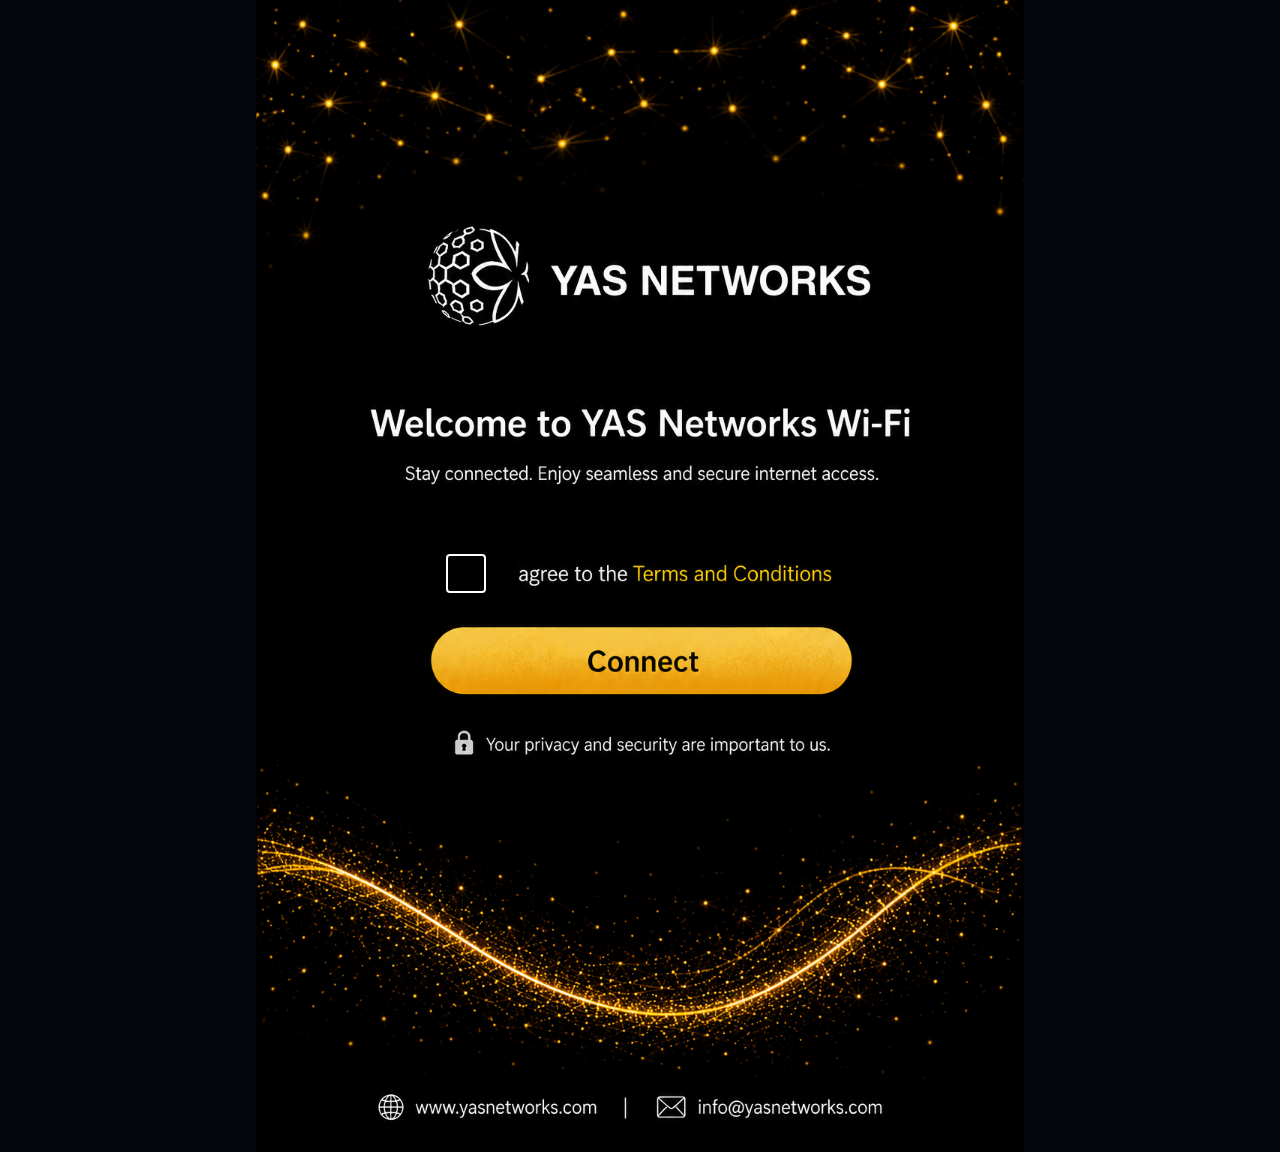
<file: index.html>
<!DOCTYPE html>
<html lang="en">
<head>
<meta charset="UTF-8">
<meta name="viewport" content="width=device-width, initial-scale=1.0">
<title>YAS Networks Wi-Fi</title>

<style>
html,body{
margin:0;
padding:0;
background:#02060c;
}

.page{
position:relative;
width:min(100vw,768px);
margin:auto;
}

.bg{
width:100%;
display:block;
}

.check-wrap{
position:absolute;
left:24.7%;
top:48.05%;
width:5.2%;
aspect-ratio:1/1;
z-index:1000;
cursor:pointer;
}

.check-wrap input{
display:none;
}

.custom-check{
width:100%;
height:100%;
display:block;
position:relative;
box-sizing:border-box;
border:2px solid #ffffff;
border-radius:4px;
background:#000000;
}

.check-wrap input:checked + .custom-check::after{
content:"✓";
position:absolute;
left:12%;
top:-37%;
color:#f3c54b;
font-size:clamp(24px, 4.6vw, 38px);
font-weight:bold;
line-height:1;
}

.terms-link{
position:absolute;
left:49%;
top:48.6%;
width:29%;
height:3%;
display:block;
z-index:900;
}

.connect-link{
position:absolute;
left:22.7%;
top:54.5%;
width:55%;
height:5.8%;
display:block;
z-index:900;
}
</style>
</head>

<body>

<div class="page">

<img src="Page 1.png" class="bg" alt="YAS Networks Wi-Fi">

<label class="check-wrap" aria-label="Agree to Terms and Conditions">
  <input type="checkbox" id="agree">
  <span class="custom-check"></span>
</label>

<a href="terms.html" class="terms-link" aria-label="Terms and Conditions"></a>

<a href="#" class="connect-link" onclick="connectNow(event)" aria-label="Connect"></a>

</div>

<script>
function connectNow(event){
event.preventDefault();

if(!document.getElementById('agree').checked){
alert('Please accept the Terms and Conditions.');
return;
}

const params = new URLSearchParams(window.location.search);
const baseGrantUrl = params.get("base_grant_url");
const continueUrl = params.get("user_continue_url") || "https://yasnetworks.com";

if(!baseGrantUrl){
window.location.href = "https://yasnetworks.com";
return;
}

window.location.href = baseGrantUrl + "?continue_url=" + encodeURIComponent(continueUrl);
}
</script>

</body>
</html>
</file>
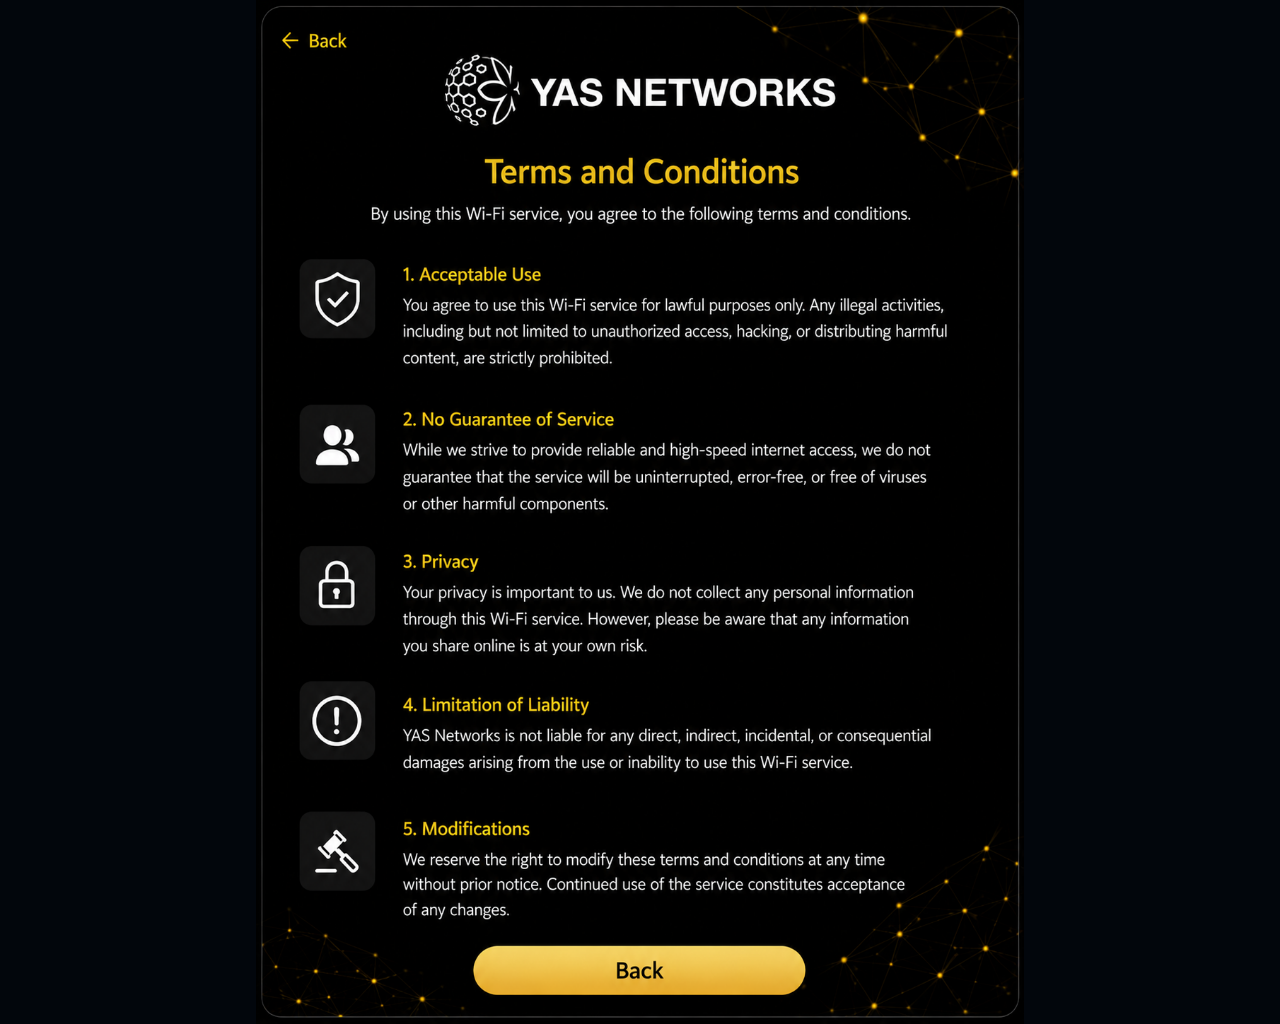
<file: terms.html>
<!DOCTYPE html>
<html lang="en">
<head>
<meta charset="UTF-8">
<meta name="viewport" content="width=device-width, initial-scale=1.0">
<title>Terms and Conditions</title>

<style>
html, body {
  margin: 0;
  padding: 0;
  background: #02060c;
}

.page {
  position: relative;
  width: min(100vw, 768px);
  margin: 0 auto;
}

.bg {
  width: 100%;
  display: block;
}

.back-top {
  position: absolute;
  left: 3%;
  top: 2%;
  width: 15%;
  height: 5%;
  display: block;
}

.back-button {
  position: absolute;
  left: 27%;
  top: 91%;
  width: 46%;
  height: 6%;
  display: block;
}
</style>
</head>

<body>

<div class="page">

<img src="Page%202.png" class="bg" alt="YAS Networks Terms and Conditions">

<a href="index.html" class="back-top" aria-label="Back"></a>

<a href="index.html" class="back-button" aria-label="Back"></a>

</div>

</body>
</html>
</file>
